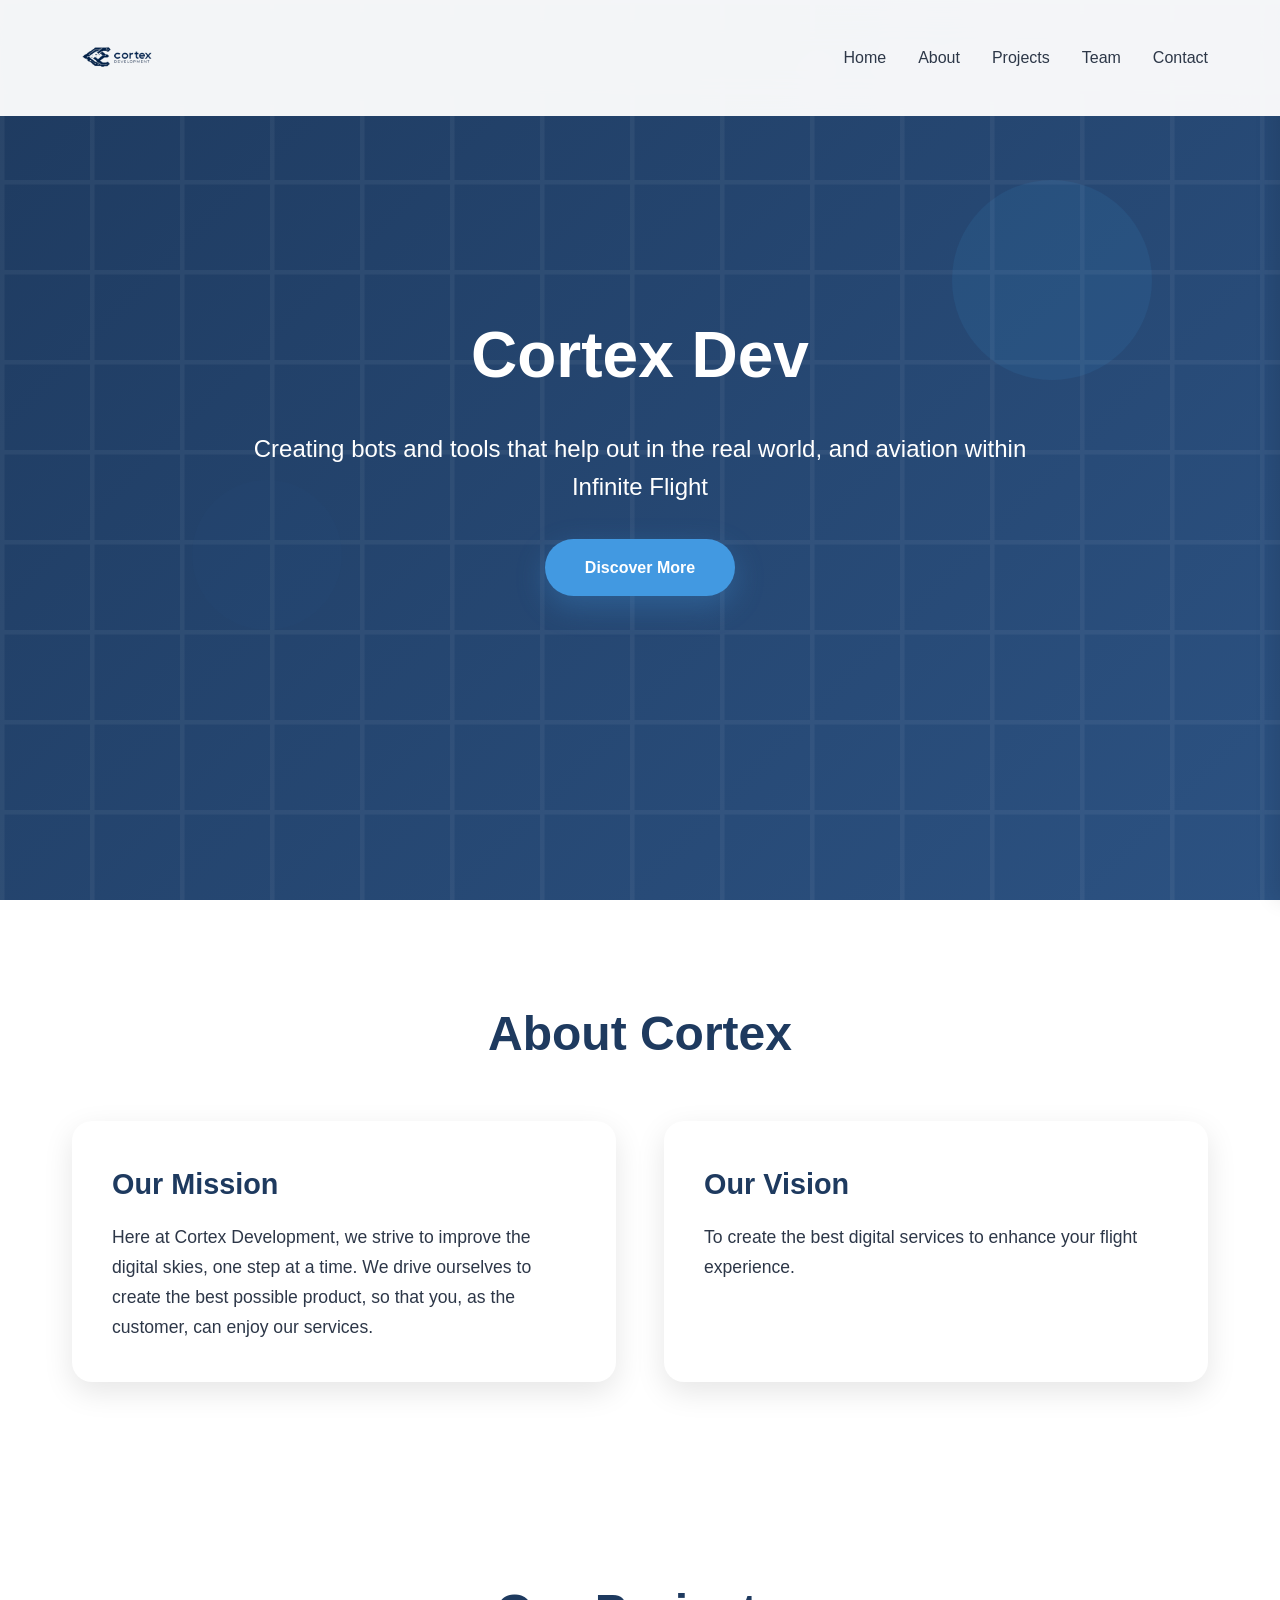
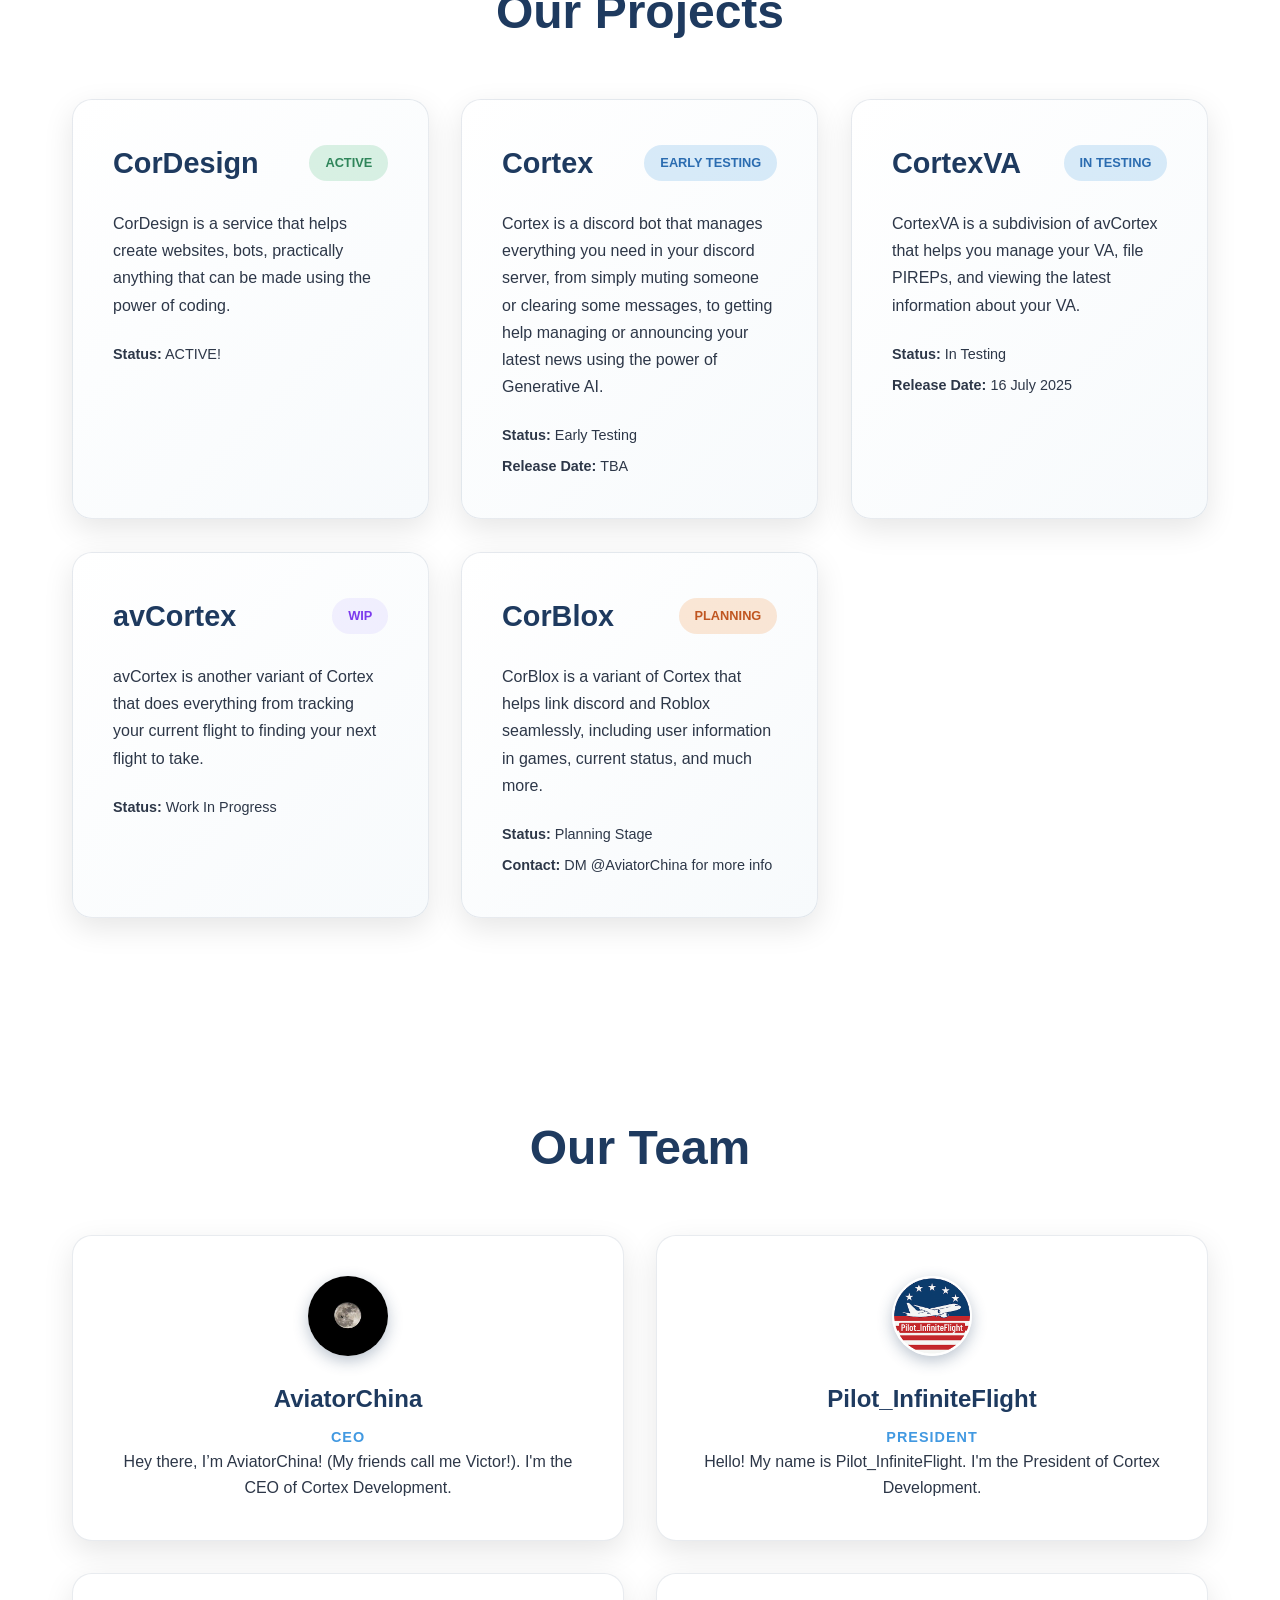
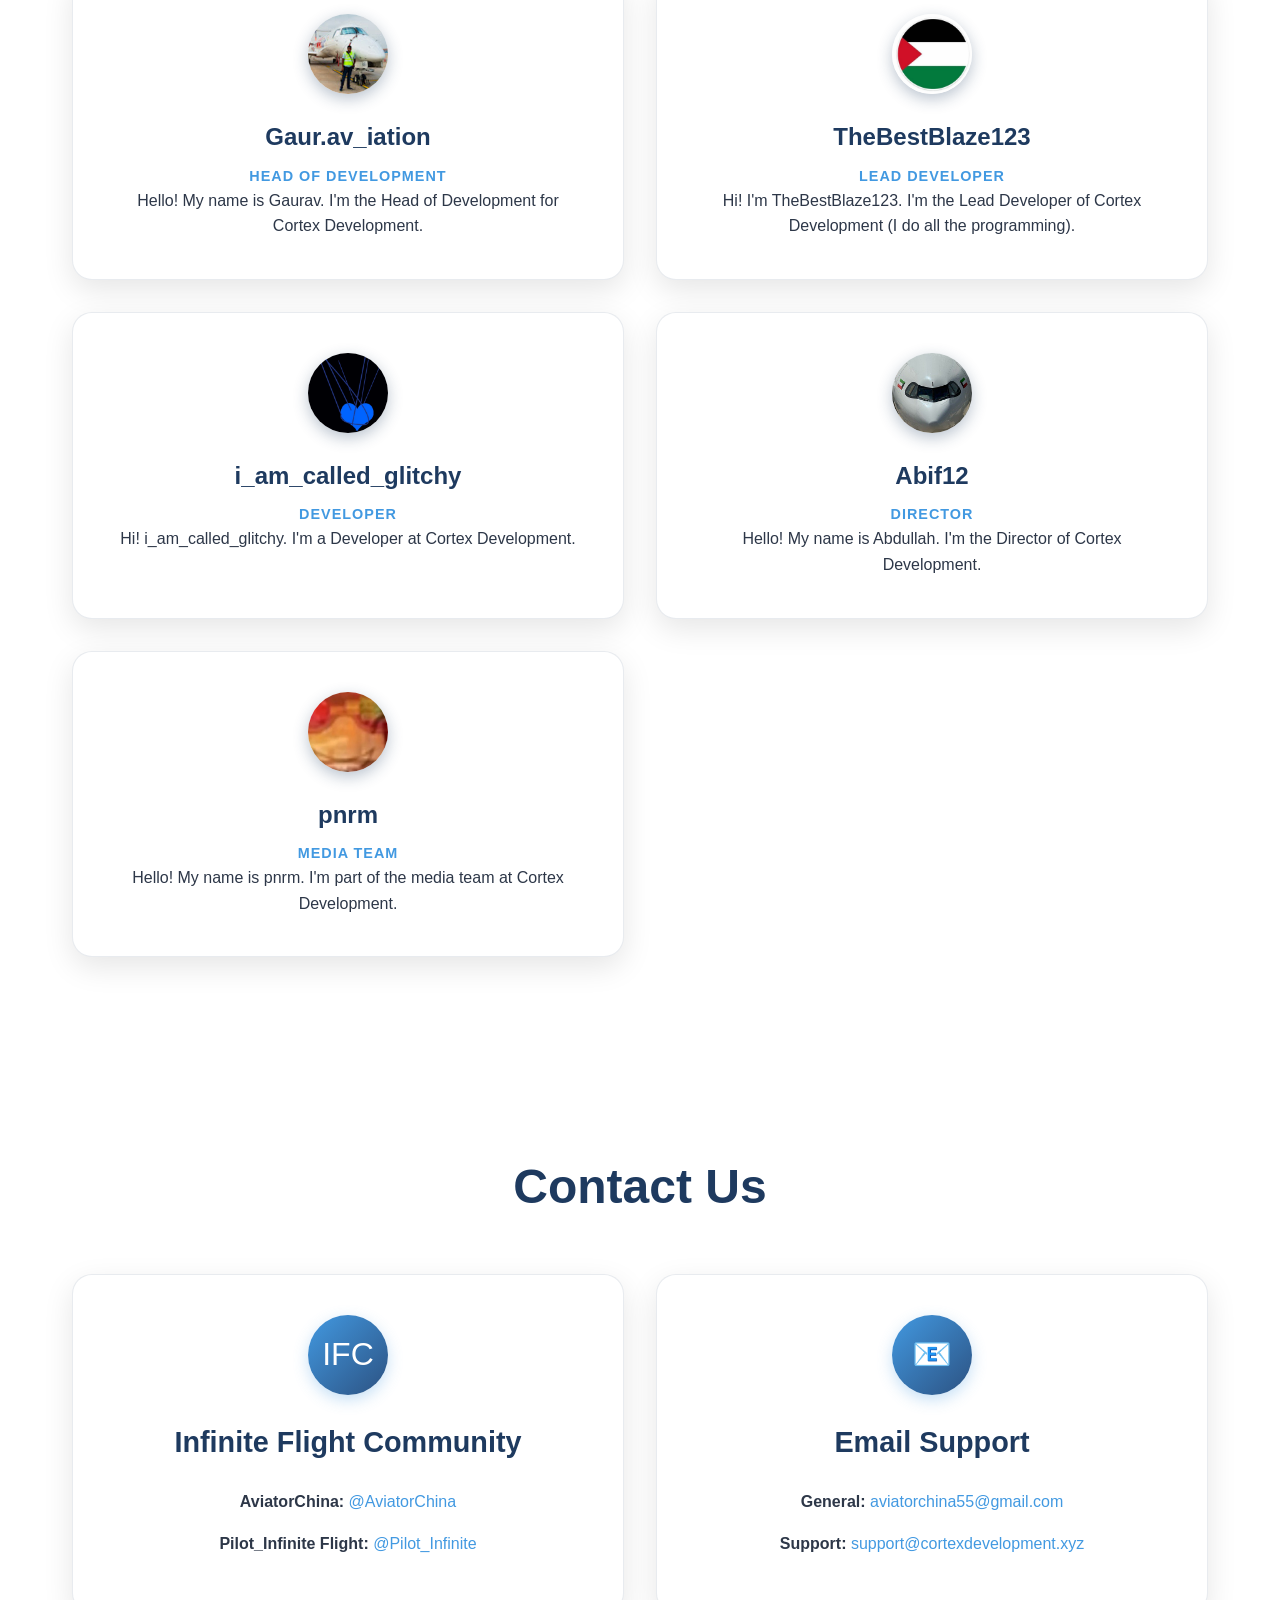
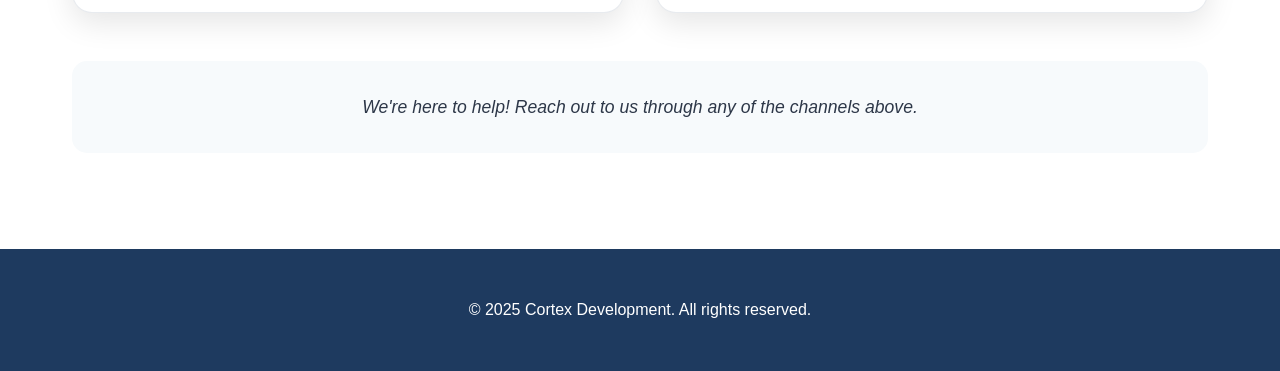
<file: index.html>
<!DOCTYPE html>
<html lang="en">
<head>
    <meta charset="UTF-8">
    <meta name="viewport" content="width=device-width, initial-scale=1.0">
    <title>Cortex Development</title>
    <link rel="stylesheet" href="styles.css">
    <link rel="icon" href="favicon.ico" type="image/x-icon">
</head>
<body>
    <div class="progress-bar" id="progressBar"></div>
    
    <!-- Overlay for mobile menu -->
    <div class="overlay" id="overlay"></div>
    
    <!-- Mobile Sidebar -->
    <div class="mobile-sidebar" id="mobileSidebar">
        <ul class="mobile-nav-links">
            <li><a href="#home" onclick="closeMobileMenu()">Home</a></li>
            <li><a href="#about" onclick="closeMobileMenu()">About</a></li>
            <li><a href="#projects" onclick="closeMobileMenu()">Projects</a></li>
            <li><a href="#team" onclick="closeMobileMenu()">Team</a></li>
            <li><a href="#contact" onclick="closeMobileMenu()">Contact</a></li>
        </ul>
    </div>
    
    <nav id="navbar">
        <div class="nav-container">
            <img src="cortex.PNG" alt="Cortex Development" class="logo">
            <ul class="nav-links">
                <li><a href="#home">Home</a></li>
                <li><a href="#about">About</a></li>
                <li><a href="#projects">Projects</a></li>
                <li><a href="#team">Team</a></li>
                <li><a href="#contact">Contact</a></li>
            </ul>
            <div class="hamburger" id="hamburger" onclick="toggleMobileMenu()">
                <span></span>
                <span></span>
                <span></span>
            </div>
        </div>
    </nav>

    <section id="home" class="hero">
        <div class="parallax-element circle-1"></div>
        <div class="parallax-element circle-2"></div>
        <div class="hero-content">
            <h1>Cortex Development</h1>
            <p>Creating bots and tools that help out in the real world, and aviation within Infinite Flight</p>
            <a href="#about" class="cta-button">Discover More</a>
        </div>
    </section>
    <section id="about" class="section">
        <h2 class="section-title">About Cortex</h2>
        <div class="about-grid">
            <div class="about-card">
                <h3>Our Mission</h3>
                <p>Here at Cortex Development, we strive to improve the digital skies, one step at a time. We drive ourselves to create the best possible product, so that you, as the customer, can enjoy our services.</p>
            </div>
            <div class="about-card">
                <h3>Our Vision</h3>
                <p>To create the best digital services to enhance your flight experience.</p>
            </div>
        </div>
    </section>

    <section id="projects" class="section">
        <h2 class="section-title">Our Projects</h2>
        <div class="products-grid">

            <div class="product-card">
                <div class="product-header">
                    <h3>CorDesign</h3>
                    <span class="status-badge status-active">Active</span>
                </div>
                <p>CorDesign is a service that helps create websites, bots, practically anything that can be made using the power of coding.</p>
                <div class="product-info">
                    <span><strong>Status:</strong> ACTIVE!</span>
                </div>
            </div>

            <div class="product-card">
                <div class="product-header">
                    <h3>Cortex</h3>
                    <span class="status-badge status-testing">Early Testing</span>
                </div>
                <p>Cortex is a discord bot that manages everything you need in your discord server, from simply muting someone or clearing some messages, to getting help managing or announcing your latest news using the power of Generative AI.</p>
                <div class="product-info">
                    <span><strong>Status:</strong> Early Testing</span>
                    <span><strong>Release Date:</strong> TBA</span>
                </div>
            </div>

            <div class="product-card">
                <div class="product-header">
                    <h3>CortexVA</h3>
                    <span class="status-badge status-testing">In Testing</span>
                </div>
                <p>CortexVA is a subdivision of avCortex that helps you manage your VA, file PIREPs, and viewing the latest information about your VA.</p>
                <div class="product-info">
                    <span><strong>Status:</strong> In Testing</span>
                    <span><strong>Release Date:</strong> 16 July 2025</span>
                </div>
            </div>

            <div class="product-card">
                <div class="product-header">
                    <h3>avCortex</h3>
                    <span class="status-badge status-wip">WIP</span>
                </div>
                <p>avCortex is another variant of Cortex that does everything from tracking your current flight to finding your next flight to take.</p>
                <div class="product-info">
                    <span><strong>Status:</strong> Work In Progress</span>
                </div>
            </div>

            <div class="product-card">
                <div class="product-header">
                    <h3>CorBlox</h3>
                    <span class="status-badge status-planning">Planning</span>
                </div>
                <p>CorBlox is a variant of Cortex that helps link discord and Roblox seamlessly, including user information in games, current status, and much more.</p>
                <div class="product-info">
                    <span><strong>Status:</strong> Planning Stage</span>
                    <span><strong>Contact:</strong> DM @AviatorChina for more info</span>
                </div>
            </div>
        </div>
    </section>

    <section id="team" class="section">
        <h2 class="section-title">Our Team</h2>
        <div class="team-grid">
            <div class="team-card">
                <div class="team-avatar-aviator"></div>
                <h3><a href="https://community.infiniteflight.com/u/aviatorchina/summary" class="team-link" data-profile="aviatorchina">AviatorChina</a></h3>
                <p class="team-role">CEO</p>
                <small class="team-bio">Hey there, I’m AviatorChina! (My friends call me Victor!). I'm the CEO of Cortex Development.</small>
            </div>
            <div class="team-card">
                <div class="team-avatar-pif">
                </div>
                <h3><a href="https://community.infiniteflight.com/u/pilot_infiniteflight/summary" class="team-link" data-profile="pilot">Pilot_InfiniteFlight</a></h3>
                <p class="team-role">President</p>
                <small class="team-bio">Hello! My name is Pilot_InfiniteFlight. I'm the President of Cortex Development.</small>
            </div>
            <div class="team-card">
                <div class="team-avatar-gaurav"></div>
                <h3><a href="https://community.infiniteflight.com/u/gaur.av_iation/summary" class="team-link" data-profile="gaur-aviation">Gaur.av_iation</a></h3>
                <p class="team-role">Head of Development</p>
                <small class="team-bio">Hello! My name is Gaurav. I'm the Head of Development for Cortex Development.</small>
            </div>
            <div class="team-card">
                <div class="team-avatar-thebest">
                </div>
                <h3><a href="#" class="team-link" data-profile="free">TheBestBlaze123</a></h3>
                <p class="team-role">Lead Developer</p>
                <small class="team-bio">Hi! I'm TheBestBlaze123. I'm the Lead Developer of Cortex Development (I do all the programming).</small>
            </div>
            <div class="team-card">
                <div class="team-avatar-glitchy">
                </div>
                <h3><a href="#" class="team-link" data-profile="glitchy">i_am_called_glitchy</a></h3>
                <p class="team-role">Developer</p>
                <small class="team-bio">Hi! i_am_called_glitchy. I'm a Developer at Cortex Development.</small>
            </div>
            <div class="team-card">
                <div class="team-avatar-abif">
                </div>
                <h3><a href="#" class="team-link" data-profile="abdullah">Abif12</a></h3>
                <p class="team-role">Director</p>
                <small class="team-bio">Hello! My name is Abdullah. I'm the Director of Cortex Development.</small>
                </small>
            </div>
            <div class="team-card">
                <div class="team-avatar-pnrm">
                </div>
                <h3><a href="#" class="team-link" data-profile="pnrm">pnrm</a></h3>
                <p class="team-role">Media Team</p>
                <small class="team-bio">Hello! My name is pnrm. I'm part of the media team at Cortex Development.</small>
                </small>
            </div>
        </div>
    </section>

    <section id="contact" class="section">
        <h2 class="section-title">Contact Us</h2>
        <div class="contact-grid">
            <div class="contact-card">
                <div class="contact-icon">
                    <span style="color: white;">IFC</span>
                </div>
                <h3>Infinite Flight Community</h3>
                <div class="contact-info">
                    <p style="text-align: center;"><strong>AviatorChina:</strong> <a href="https://community.infiniteflight.com/u/aviatorchina/summary" class="contact-link">@AviatorChina</a></p>
                    <p style="text-align: center;"><strong>Pilot_Infinite Flight:</strong> <a href="https://community.infiniteflight.com/u/pilot_infiniteflight/summary" class="contact-link">@Pilot_Infinite</a></p>
                </div>
            </div>
            <div class="contact-card">
                <div class="contact-icon">
                    <span>📧</span>
                </div>
                <h3>Email Support</h3>
                <div class="contact-info">
                    <p style="text-align: center;"><strong>General:</strong> <a href="mailto:aviatorchina55@gmail.com" class="contact-link">aviatorchina55@gmail.com</a></p>
                    <p style="text-align: center;"><strong>Support:</strong> <a href="mailto:support@cortexdevelopment.xyz" class="contact-link">support@cortexdevelopment.xyz</a></p>
                </div>
            </div>
        </div>
        <div class="contact-footer">
            <p>We're here to help! Reach out to us through any of the channels above.</p>
        </div>
    </section>

    <footer>
        <p>&copy; 2025 Cortex Development. All rights reserved.</p>
    </footer>
    <script>
        // Mobile Menu Functions
        function toggleMobileMenu() {
            const hamburger = document.getElementById('hamburger');
            const mobileSidebar = document.getElementById('mobileSidebar');
            const overlay = document.getElementById('overlay');
            
            hamburger.classList.toggle('active');
            mobileSidebar.classList.toggle('active');
            overlay.classList.toggle('active');
            
            // Prevent body scroll when menu is open
            if (mobileSidebar.classList.contains('active')) {
                document.body.style.overflow = 'hidden';
            } else {
                document.body.style.overflow = '';
            }
        }
        
        function closeMobileMenu() {
            const hamburger = document.getElementById('hamburger');
            const mobileSidebar = document.getElementById('mobileSidebar');
            const overlay = document.getElementById('overlay');
            
            hamburger.classList.remove('active');
            mobileSidebar.classList.remove('active');
            overlay.classList.remove('active');
            document.body.style.overflow = '';
        }
        
        // Close menu when overlay is clicked
        document.getElementById('overlay').addEventListener('click', closeMobileMenu);

        // Scroll Progress Bar
        window.addEventListener('scroll', () => {
            const scrollTop = document.documentElement.scrollTop;
            const scrollHeight = document.documentElement.scrollHeight - document.documentElement.clientHeight;
            const scrollProgress = (scrollTop / scrollHeight) * 100;
            document.getElementById('progressBar').style.width = scrollProgress + '%';
        });

        // Navbar scroll effect
        window.addEventListener('scroll', () => {
            const navbar = document.getElementById('navbar');
            if (window.scrollY > 50) {
                navbar.classList.add('scrolled');
            } else {
                navbar.classList.remove('scrolled');
            }
        });

        // Intersection Observer for animations
        const observerOptions = {
            threshold: 0.1,
            rootMargin: '0px 0px -50px 0px'
        };

        const observer = new IntersectionObserver((entries) => {
            entries.forEach(entry => {
                if (entry.isIntersecting) {
                    entry.target.classList.add('visible');
                }
            });
        }, observerOptions);

        // Staggered animation for cards
        const staggerObserver = new IntersectionObserver((entries) => {
            entries.forEach((entry, index) => {
                if (entry.isIntersecting) {
                    setTimeout(() => {
                        entry.target.classList.add('visible');
                    }, index * 150);
                }
            });
        }, observerOptions);

        // Observe all animated elements
        document.addEventListener('DOMContentLoaded', () => {
            const animatedElements = document.querySelectorAll('.section-title, .about-card, .product-card, .team-card, .contact-card');
            animatedElements.forEach(el => {
                observer.observe(el);
            });

            // Also observe product, team, and contact cards for staggered animation
            const productCards = document.querySelectorAll('.product-card');
            const teamCards = document.querySelectorAll('.team-card');
            const contactCards = document.querySelectorAll('.contact-card');
            
            productCards.forEach(card => {
                staggerObserver.observe(card);
            });
            
            teamCards.forEach(card => {
                staggerObserver.observe(card);
            });
            
            contactCards.forEach(card => {
                staggerObserver.observe(card);
            });
        });

        // Smooth scrolling for navigation links
        document.querySelectorAll('a[href^="#"]').forEach(anchor => {
            anchor.addEventListener('click', function (e) {
                e.preventDefault();
                const target = document.querySelector(this.getAttribute('href'));
                if (target) {
                    target.scrollIntoView({
                        behavior: 'smooth',
                        block: 'start'
                    });
                }
            });
        });

        // Parallax effect for hero elements
        window.addEventListener('scroll', () => {
            const scrolled = window.pageYOffset;
            const parallaxElements = document.querySelectorAll('.parallax-element');
            
            parallaxElements.forEach((element, index) => {
                const speed = 0.5 + (index * 0.1);
                const yPos = -(scrolled * speed);
                element.style.transform = `translateY(${yPos}px)`;
            });
        });

        const heroTitle = document.querySelector('.hero h1');
        const originalText = heroTitle.textContent;
        heroTitle.textContent = '';
        
        let i = 0;
        const typeWriter = () => {
            if (i < originalText.length) {
                heroTitle.textContent += originalText.charAt(i);
                i++;
                setTimeout(typeWriter, 100);
            }
        };
        
        setTimeout(typeWriter, 1000);
    </script>
</body>
</html>
</file>
<file: styles.css>
* {
    margin: 0;
    padding: 0;
    box-sizing: border-box;
}

:root {
    --primary-navy: #1e3a5f;
    --secondary-navy: #2c5282;
    --accent-blue: #4299e1;
    --light-gray: #f7fafc;
    --dark-gray: #2d3748;
    --white: #ffffff;
}

html {
    scroll-behavior: smooth;
}

body {
    font-family: -apple-system, BlinkMacSystemFont, 'Segoe UI', Roboto, sans-serif;
    line-height: 1.6;
    color: var(--dark-gray);
    overflow-x: hidden;
}

/* Navigation */
nav {
    position: fixed;
    top: 0;
    width: 100%;
    background: rgba(255, 255, 255, 0.95);
    backdrop-filter: blur(20px);
    z-index: 1000;
    padding: 0.5rem 0;
    transition: all 0.3s ease;
}

nav.scrolled {
    background: rgba(255, 255, 255, 0.98);
    box-shadow: 0 2px 20px rgba(0, 0, 0, 0.1);
}

.nav-container {
    max-width: 1200px;
    margin: 0 auto;
    padding: 0 2rem;
    display: flex;
    justify-content: space-between;
    align-items: center;
    height: 100px;
}

.logo {
    height: 90px;
    width: auto;
    transition: transform 0.3s ease;
    object-fit: contain;
}

.logo:hover {
    transform: scale(1.05);
}

.nav-links {
    display: flex;
    list-style: none;
    gap: 2rem;
}

.nav-links a {
    text-decoration: none;
    color: var(--dark-gray);
    font-weight: 500;
    transition: all 0.3s ease;
    position: relative;
}

.nav-links a::after {
    content: '';
    position: absolute;
    bottom: -5px;
    left: 0;
    width: 0;
    height: 2px;
    background: var(--accent-blue);
    transition: width 0.3s ease;
}

.nav-links a:hover::after {
    width: 100%;
}

/* Hamburger Menu */
.hamburger {
    display: none;
    flex-direction: column;
    cursor: pointer;
    padding: 10px;
    z-index: 1002;
}

.hamburger span {
    width: 30px;
    height: 3px;
    background: var(--dark-gray);
    margin: 3px 0;
    transition: 0.3s;
    border-radius: 3px;
}

.hamburger.active span:nth-child(1) {
    transform: rotate(-45deg) translate(-5px, 6px);
}

.hamburger.active span:nth-child(2) {
    opacity: 0;
}

.hamburger.active span:nth-child(3) {
    transform: rotate(45deg) translate(-5px, -6px);
}

/* Mobile Sidebar */
.mobile-sidebar {
    position: fixed;
    top: 0;
    right: -300px;
    width: 300px;
    height: 100vh;
    background: var(--white);
    box-shadow: -5px 0 20px rgba(0, 0, 0, 0.1);
    transition: right 0.3s ease;
    z-index: 999;
    padding-top: 120px;
}

.mobile-sidebar.active {
    right: 0;
}

.mobile-nav-links {
    list-style: none;
    padding: 0 2rem;
}

.mobile-nav-links li {
    margin: 2rem 0;
}

.mobile-nav-links a {
    text-decoration: none;
    color: var(--dark-gray);
    font-size: 1.2rem;
    font-weight: 500;
    transition: all 0.3s ease;
    display: block;
    padding: 0.5rem 0;
    border-bottom: 2px solid transparent;
}

.mobile-nav-links a:hover {
    color: var(--accent-blue);
    border-bottom-color: var(--accent-blue);
}

/* Overlay */
.overlay {
    position: fixed;
    top: 0;
    left: 0;
    width: 100%;
    height: 100%;
    background: rgba(0, 0, 0, 0.5);
    display: none;
    z-index: 998;
}

.overlay.active {
    display: block;
}

        /* Hero Section */
        .hero {
    height: 100vh;
    background: linear-gradient(135deg, var(--primary-navy) 0%, var(--secondary-navy) 100%);
    display: flex;
    align-items: center;
    justify-content: center;
    text-align: center;
    color: var(--white);
    position: relative;
    overflow: hidden;
}

.hero::before {
    content: '';
    position: absolute;
    top: 0;
    left: 0;
    width: 100%;
    height: 100%;
    background: url('data:image/svg+xml,<svg xmlns="http://www.w3.org/2000/svg" viewBox="0 0 100 100"><defs><pattern id="grid" width="10" height="10" patternUnits="userSpaceOnUse"><path d="M 10 0 L 0 0 0 10" fill="none" stroke="rgba(255,255,255,0.05)" stroke-width="1"/></pattern></defs><rect width="100" height="100" fill="url(%23grid)"/></svg>');
    animation: float 20s ease-in-out infinite;
}

@keyframes float {
    0%, 100% { transform: translateY(0px) rotate(0deg); }
    50% { transform: translateY(-20px) rotate(1deg); }
}

.hero-content {
    max-width: 800px;
    z-index: 2;
    position: relative;
}

.hero h1 {
    font-size: 4rem;
    font-weight: 700;
    margin-bottom: 1.5rem;
    opacity: 0;
    animation: slideUp 1s ease 0.5s forwards;
}

.hero p {
    font-size: 1.5rem;
    margin-bottom: 2rem;
    opacity: 0;
    animation: slideUp 1s ease 0.8s forwards;
}

.cta-button {
    display: inline-block;
    padding: 1rem 2.5rem;
    background: var(--accent-blue);
    color: var(--white);
    text-decoration: none;
    border-radius: 50px;
    font-weight: 600;
    transition: all 0.3s ease;
    opacity: 0;
    animation: slideUp 1s ease 1.1s forwards;
    box-shadow: 0 10px 30px rgba(66, 153, 225, 0.3);
}

.cta-button:hover {
    transform: translateY(-3px);
    box-shadow: 0 15px 40px rgba(66, 153, 225, 0.4);
}

@keyframes slideUp {
    from {
        opacity: 0;
        transform: translateY(30px);
    }
    to {
        opacity: 1;
        transform: translateY(0);
    }
}

/* Sections */
.section {
    padding: 6rem 0;
    max-width: 1200px;
    margin: 0 auto;
    padding-left: 2rem;
    padding-right: 2rem;
}

.section-title {
    font-size: 3rem;
    font-weight: 700;
    text-align: center;
    margin-bottom: 3rem;
    color: var(--primary-navy);
    opacity: 0;
    transform: translateY(30px);
    transition: all 0.8s ease;
}

.section-title.visible {
    opacity: 1;
    transform: translateY(0);
}

/* About Section */
.about-grid {
    display: grid;
    grid-template-columns: repeat(auto-fit, minmax(300px, 1fr));
    gap: 3rem;
    margin-top: 3rem;
}

.about-card {
    background: var(--white);
    padding: 2.5rem;
    border-radius: 20px;
    box-shadow: 0 10px 30px rgba(0, 0, 0, 0.1);
    transition: all 0.5s ease;
    opacity: 0;
    transform: translateY(30px);
}

.about-card.visible {
    opacity: 1;
    transform: translateY(0);
}

.about-card:hover {
    transform: translateY(-10px);
    box-shadow: 0 20px 50px rgba(0, 0, 0, 0.15);
}

.about-card h3 {
    font-size: 1.8rem;
    color: var(--primary-navy);
    margin-bottom: 1rem;
}

.about-card p {
    font-size: 1.1rem;
    line-height: 1.7;
}

        /* Products Section */
        .products-grid {
    display: grid;
    grid-template-columns: repeat(auto-fit, minmax(350px, 1fr));
    gap: 2rem;
    margin-top: 3rem;
}

.product-card {
    background: linear-gradient(135deg, var(--white) 0%, var(--light-gray) 100%);
    padding: 2.5rem;
    border-radius: 20px;
    box-shadow: 0 10px 30px rgba(0, 0, 0, 0.1);
    transition: transform 0.15s ease-out, box-shadow 0.15s ease-out;
    opacity: 0;
    transform: translateY(30px);
    border: 1px solid rgba(30, 58, 95, 0.1);
    will-change: transform;
}

.product-card.visible {
    opacity: 1;
    transform: translateY(0);
}

.product-card:hover {
    transform: translateY(-10px) scale(1.02);
    box-shadow: 0 25px 60px rgba(0, 0, 0, 0.15);
}

.product-header {
    display: flex;
    justify-content: space-between;
    align-items: center;
    margin-bottom: 1.5rem;
}

.product-card h3 {
    font-size: 1.8rem;
    color: var(--primary-navy);
}

.status-badge {
    padding: 0.5rem 1rem;
    border-radius: 20px;
    font-size: 0.8rem;
    font-weight: 600;
    text-transform: uppercase;
    text-align: center;
    display: inline-block;
    min-width: fit-content;
}

.status-active {
    background: rgba(72, 187, 120, 0.2);
    color: #2f855a;
}

.status-testing {
    background: rgba(66, 153, 225, 0.2);
    color: #2b6cb0;
}

.status-planning {
    background: rgba(237, 137, 54, 0.2);
    color: #c05621;
}

.status-wip {
    background: rgba(196, 181, 253, 0.2);
    color: #7c3aed;
}

.product-card p {
    margin-bottom: 1.5rem;
    line-height: 1.7;
}

.product-info {
    display: flex;
    flex-direction: column;
    gap: 0.5rem;
    font-size: 0.9rem;
    color: var(--dark-gray);
}

.more-info {
    display: inline-block;
    margin-top: 1rem;
    color: var(--accent-blue);
    text-decoration: none;
    font-weight: 600;
    transition: all 0.3s ease;
}

.more-info:hover {
    transform: translateX(5px);
}

/* Team Section */
.team-placeholder {
    text-align: center;
    padding: 4rem 2rem;
    background: var(--light-gray);
    border-radius: 20px;
    margin-top: 2rem;
}

.team-placeholder h3 {
    font-size: 2rem;
    color: var(--primary-navy);
    margin-bottom: 1rem;
}

/* Contacts Section */
.contacts-placeholder {
    text-align: center;
    padding: 4rem 2rem;
    background: var(--light-gray);
    border-radius: 20px;
    margin-top: 2rem;
}

.contacts-placeholder h3 {
    font-size: 2rem;
    color: var(--primary-navy);
    margin-bottom: 1rem;
}

/* Footer */
footer {
    background: var(--primary-navy);
    color: var(--white);
    text-align: center;
    padding: 3rem 2rem;
}

/* Responsive Design */
@media (max-width: 768px) {
    .nav-links {
        display: none;
    }

    .hamburger {
        display: flex;
    }

    .hero h1 {
        font-size: 2.5rem;
    }

    .hero p {
        font-size: 1.2rem;
    }

    .section-title {
        font-size: 2rem;
    }

    .products-grid {
        grid-template-columns: 1fr;
    }

    .logo {
        height: 70px;
    }

    .nav-container {
        height: 80px;
    }
}

/* Scroll Progress Bar */
.progress-bar {
    position: fixed;
    top: 0;
    left: 0;
    width: 0%;
    height: 3px;
    background: var(--accent-blue);
    z-index: 1001;
    transition: width 0.1s ease;
}

/* Parallax Elements */
.parallax-element {
    position: absolute;
    opacity: 0.1;
    pointer-events: none;
}

.circle-1 {
    width: 200px;
    height: 200px;
    border-radius: 50%;
    background: var(--accent-blue);
    top: 20%;
    right: 10%;
    animation: float 15s ease-in-out infinite;
}

.circle-2 {
    width: 150px;
    height: 150px;
    border-radius: 50%;
    background: var(--secondary-navy);
    bottom: 30%;
    left: 15%;
    animation: float 18s ease-in-out infinite reverse;
}

/* Team Section */
.team-grid {
    display: grid;
    grid-template-columns: repeat(auto-fit, minmax(400px, 1fr));
    gap: 2rem;
    margin-top: 3rem;
}

.team-bio {
    font-size: 1rem;
    color: var(--dark-gray);
    line-height: 1.6;
    margin-top: 1rem;
    text-align: justify;
}

.team-card {
    background: var(--white);
    padding: 2.5rem;
    border-radius: 20px;
    box-shadow: 0 10px 30px rgba(0, 0, 0, 0.1);
    text-align: center;
    transition: all 0.5s ease;
    opacity: 0;
    transform: translateY(30px);
    border: 1px solid rgba(30, 58, 95, 0.1);
}

.team-card.visible {
    opacity: 1;
    transform: translateY(0);
}

.team-card:hover {
    transform: translateY(-10px);
    box-shadow: 0 20px 50px rgba(0, 0, 0, 0.15);
}

.team-avatar-abif{
    width: 80px;
    height: 80px;
    border-radius: 50%;
    background-image: url(Team/abif.jpeg);
    background-size: cover;
    background-position: center;
    background-repeat: no-repeat;
    display: flex;
    align-items: center;
    justify-content: center;
    margin: 0 auto 1.5rem;
    box-shadow: 0 5px 15px rgba(30, 58, 95, 0.3);
}

.team-avatar-aviator{
    width: 80px;
    height: 80px;
    border-radius: 50%;
    background-image: url(Team/aviator.jpeg);
    background-size: cover;
    background-position: center;
    background-repeat: no-repeat;
    display: flex;
    align-items: center;
    justify-content: center;
    margin: 0 auto 1.5rem;
    box-shadow: 0 5px 15px rgba(30, 58, 95, 0.3);
}

.team-avatar-gaurav{
    width: 80px;
    height: 80px;
    border-radius: 50%;
    background-image: url(Team/gaurav.jpeg);
    background-size: cover;
    background-position: center;
    background-repeat: no-repeat;
    display: flex;
    align-items: center;
    justify-content: center;
    margin: 0 auto 1.5rem;
    box-shadow: 0 5px 15px rgba(30, 58, 95, 0.3);
}

.team-avatar-pif{
    width: 80px;
    height: 80px;
    border-radius: 50%;
    background-image: url(Team/PIF.png);
    background-size: cover;
    background-position: center;
    background-repeat: no-repeat;
    display: flex;
    align-items: center;
    justify-content: center;
    margin: 0 auto 1.5rem;
    box-shadow: 0 5px 15px rgba(30, 58, 95, 0.3);
}

.team-avatar-thebest{
    width: 80px;
    height: 80px;
    border-radius: 50%;
    background-image: url(Team/thebestblaze.png);
    background-size: cover;
    background-position: center;
    background-repeat: no-repeat;
    display: flex;
    align-items: center;
    justify-content: center;
    margin: 0 auto 1.5rem;
    box-shadow: 0 5px 15px rgba(30, 58, 95, 0.3);
}

.team-avatar-glitchy{
    width: 80px;
    height: 80px;
    border-radius: 50%;
    background-image: url(Team/glitch.png);
    background-size: cover;
    background-position: center;
    background-repeat: no-repeat;
    display: flex;
    align-items: center;
    justify-content: center;
    margin: 0 auto 1.5rem;
    box-shadow: 0 5px 15px rgba(30, 58, 95, 0.3);
}

.team-avatar-pnrm{
    width: 80px;
    height: 80px;
    border-radius: 50%;
    background-image: url(Team/pnrm.png);
    background-size: cover;
    background-position: center;
    background-repeat: no-repeat;
    display: flex;
    align-items: center;
    justify-content: center;
    margin: 0 auto 1.5rem;
    box-shadow: 0 5px 15px rgba(30, 58, 95, 0.3);
}

.team-initial {
    color: var(--white);
    font-size: 2rem;
    font-weight: 700;
}

.team-card h3 {
    font-size: 1.5rem;
    margin-bottom: 0.5rem;
}

.team-link {
    color: var(--primary-navy);
    text-decoration: none;
    transition: all 0.3s ease;
    cursor: pointer;
}

.team-link:hover {
    color: var(--accent-blue);
    text-decoration: underline;
}

.team-role {
    color: var(--accent-blue);
    font-weight: 600;
    text-transform: uppercase;
    font-size: 0.9rem;
    letter-spacing: 1px;
}

/* Contact Section */
.contact-grid {
    display: grid;
    grid-template-columns: repeat(auto-fit, minmax(300px, 1fr));
    gap: 2rem;
    margin-top: 3rem;
}

.contact-card {
    background: var(--white);
    padding: 2.5rem;
    border-radius: 20px;
    box-shadow: 0 10px 30px rgba(0, 0, 0, 0.1);
    text-align: center;
    transition: all 0.5s ease;
    opacity: 0;
    transform: translateY(30px);
    border: 1px solid rgba(30, 58, 95, 0.1);
}

.contact-card.visible {
    opacity: 1;
    transform: translateY(0);
}

.contact-card:hover {
    transform: translateY(-10px);
    box-shadow: 0 20px 50px rgba(0, 0, 0, 0.15);
}

.contact-icon {
    width: 80px;
    height: 80px;
    border-radius: 50%;
    background: linear-gradient(135deg, var(--accent-blue), var(--secondary-navy));
    display: flex;
    align-items: center;
    justify-content: center;
    margin: 0 auto 1.5rem;
    box-shadow: 0 5px 15px rgba(66, 153, 225, 0.3);
}

.contact-icon span {
    font-size: 2rem;
}

.contact-card h3 {
    font-size: 1.8rem;
    color: var(--primary-navy);
    margin-bottom: 1.5rem;
}

.contact-info {
    text-align: left;
}

.contact-info p {
    margin-bottom: 1rem;
    font-size: 1rem;
    line-height: 1.6;
}

.contact-link {
    color: var(--accent-blue);
    text-decoration: none;
    transition: all 0.3s ease;
}

.contact-link:hover {
    color: var(--secondary-navy);
    text-decoration: underline;
}

.contact-footer {
    text-align: center;
    margin-top: 3rem;
    padding: 2rem;
    background: var(--light-gray);
    border-radius: 15px;
}

.contact-footer p {
    font-size: 1.1rem;
    color: var(--dark-gray);
    font-style: italic;
}
</file>
